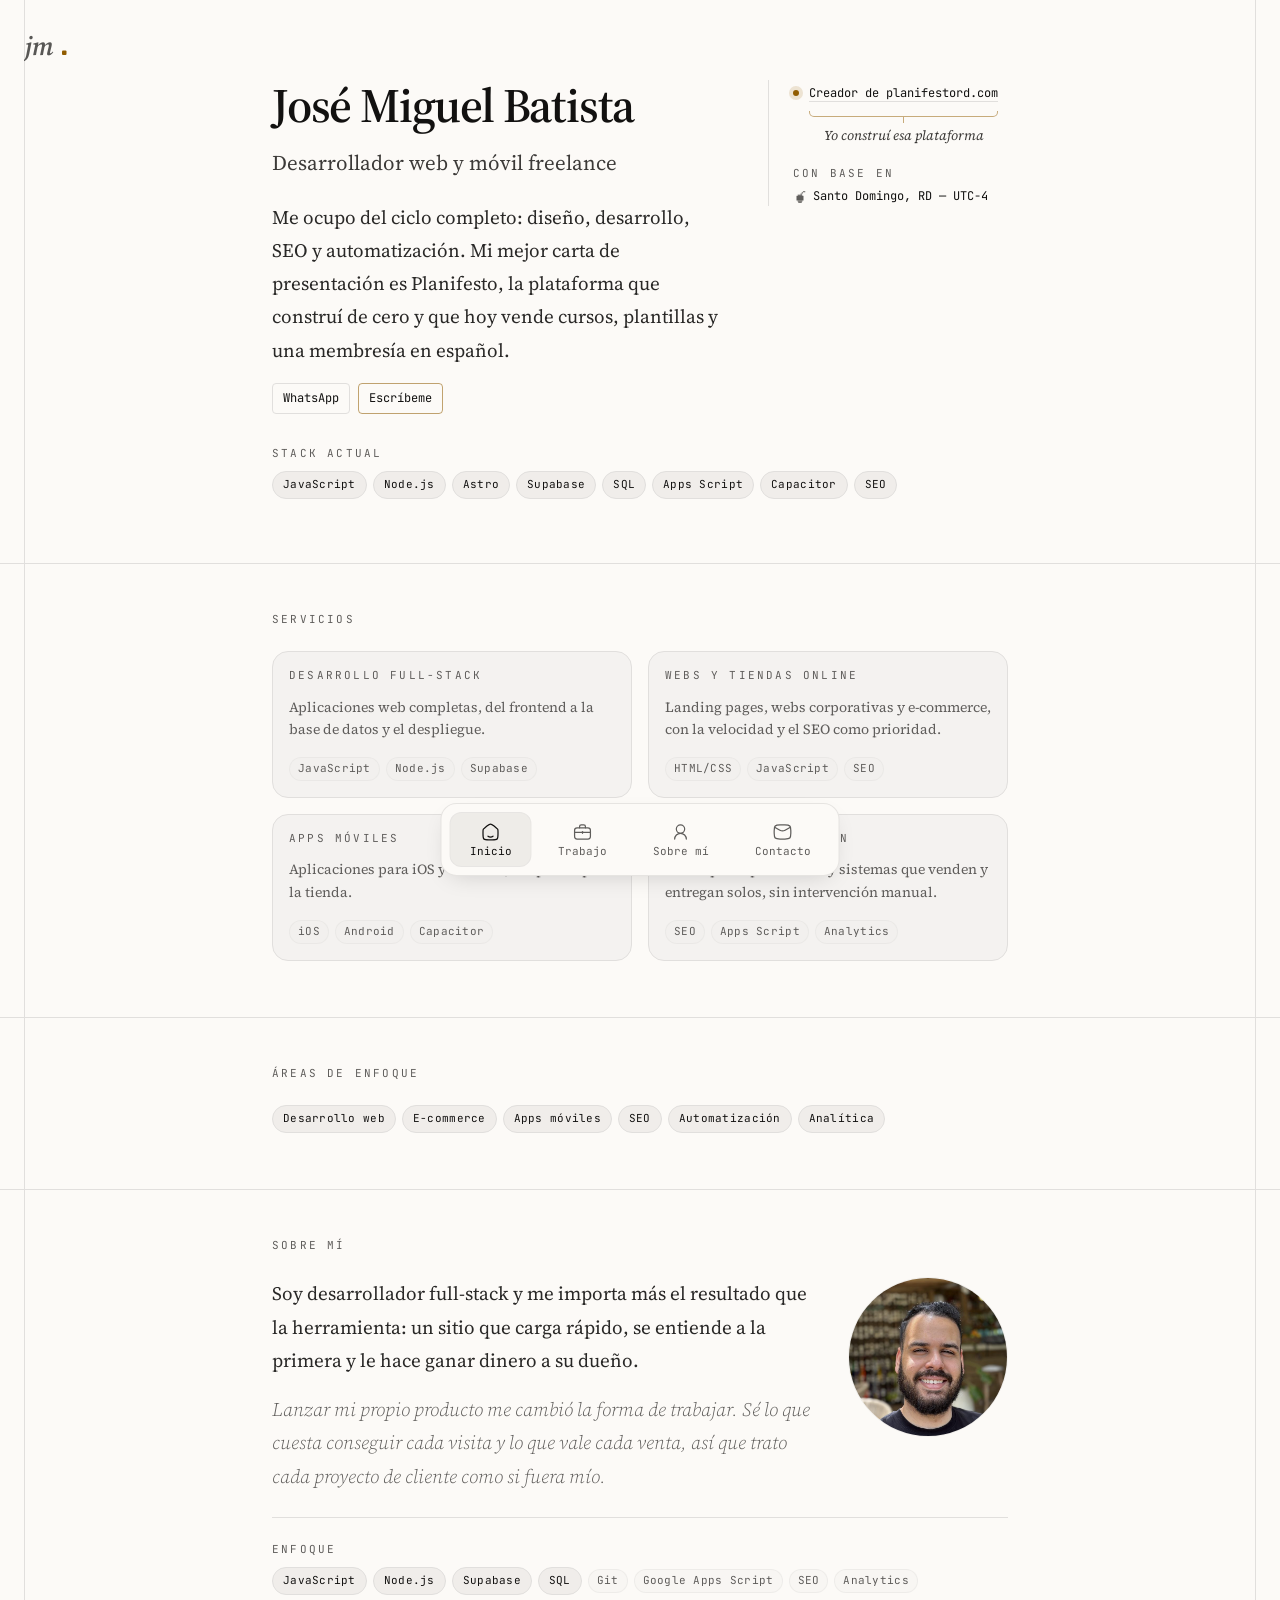
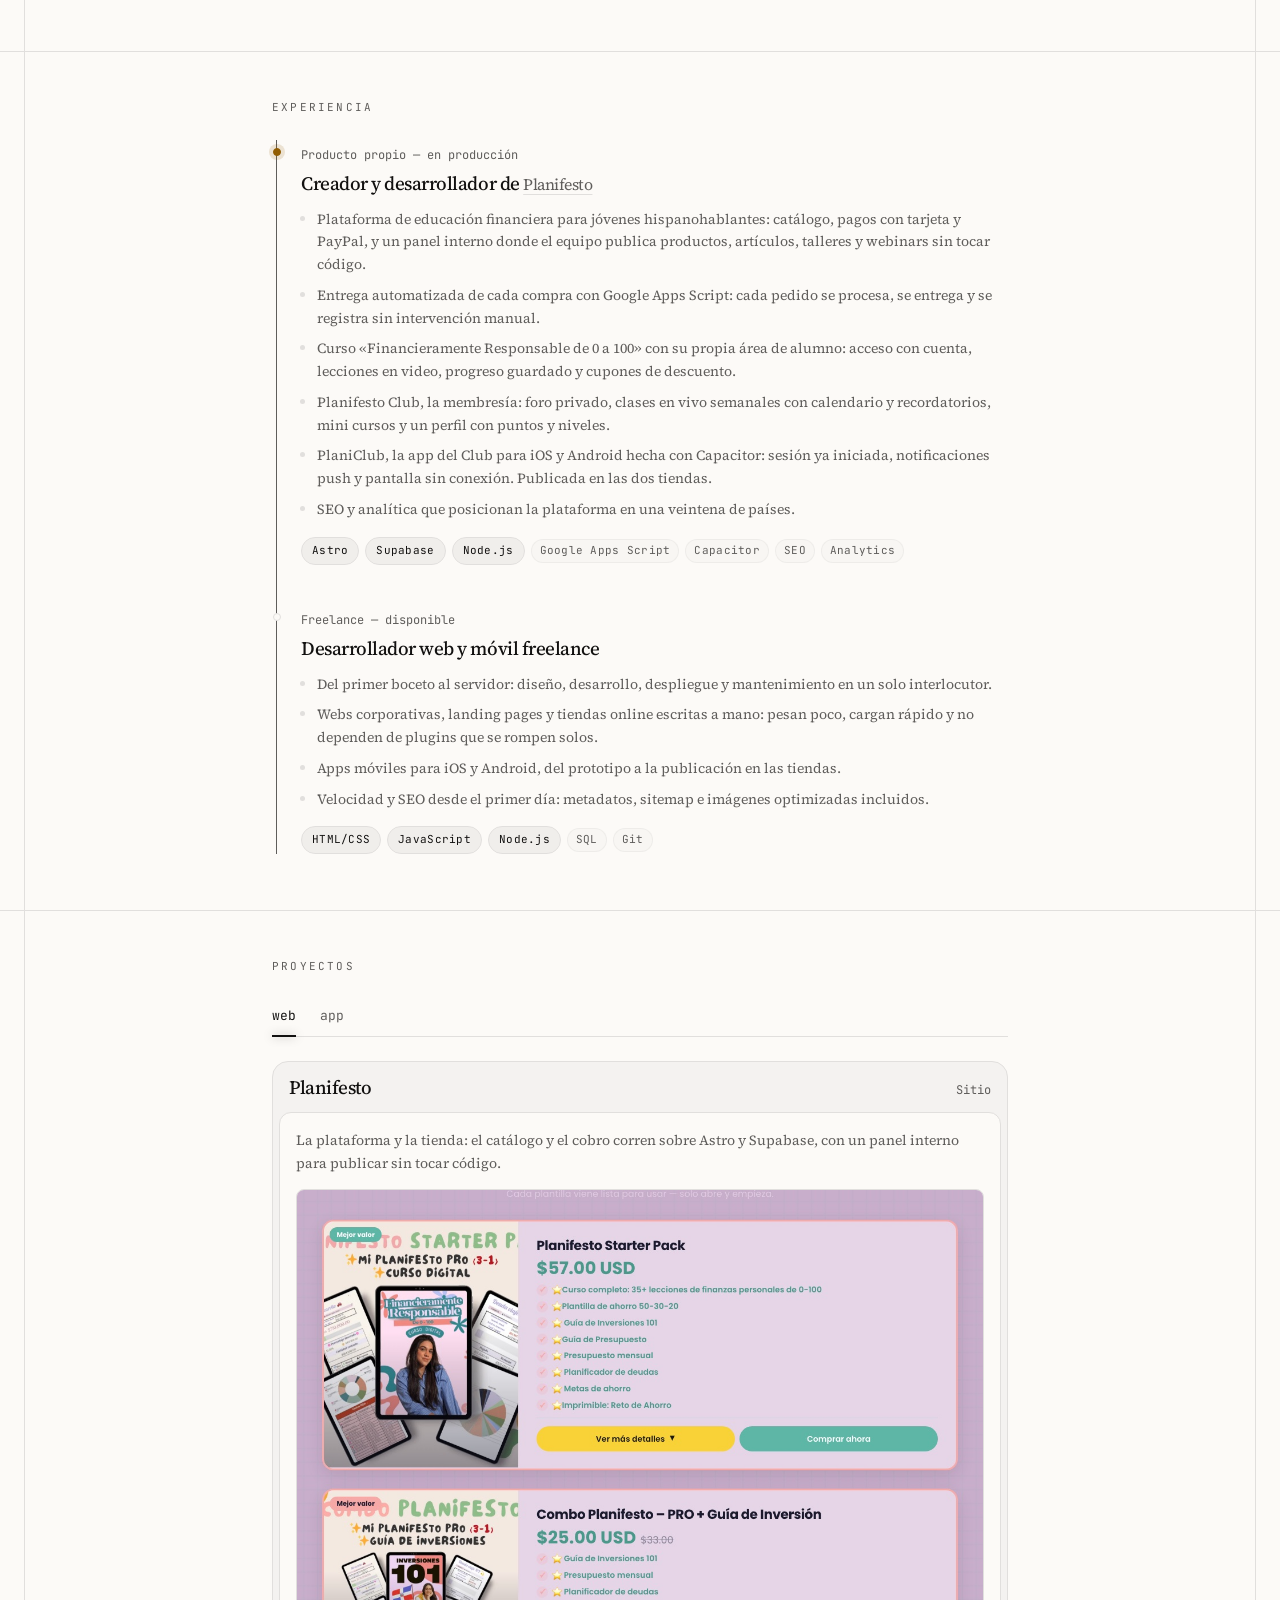
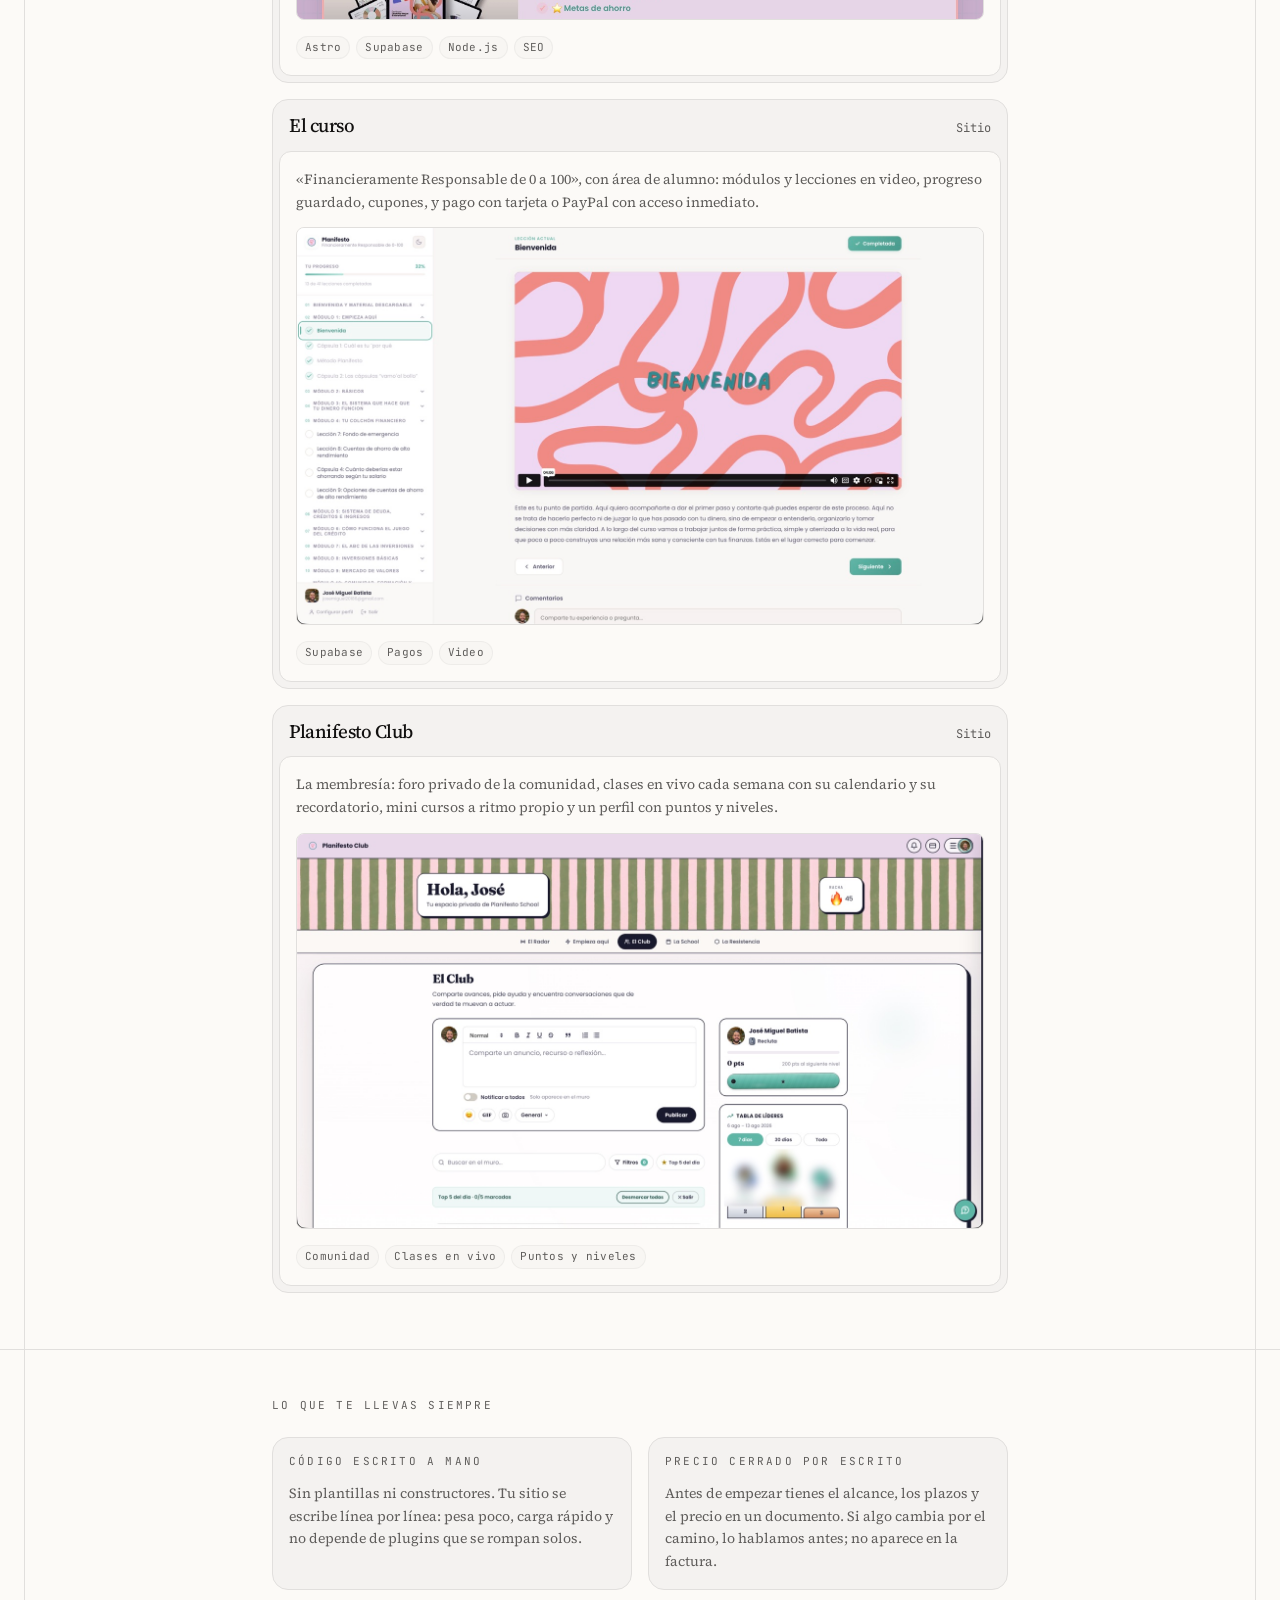
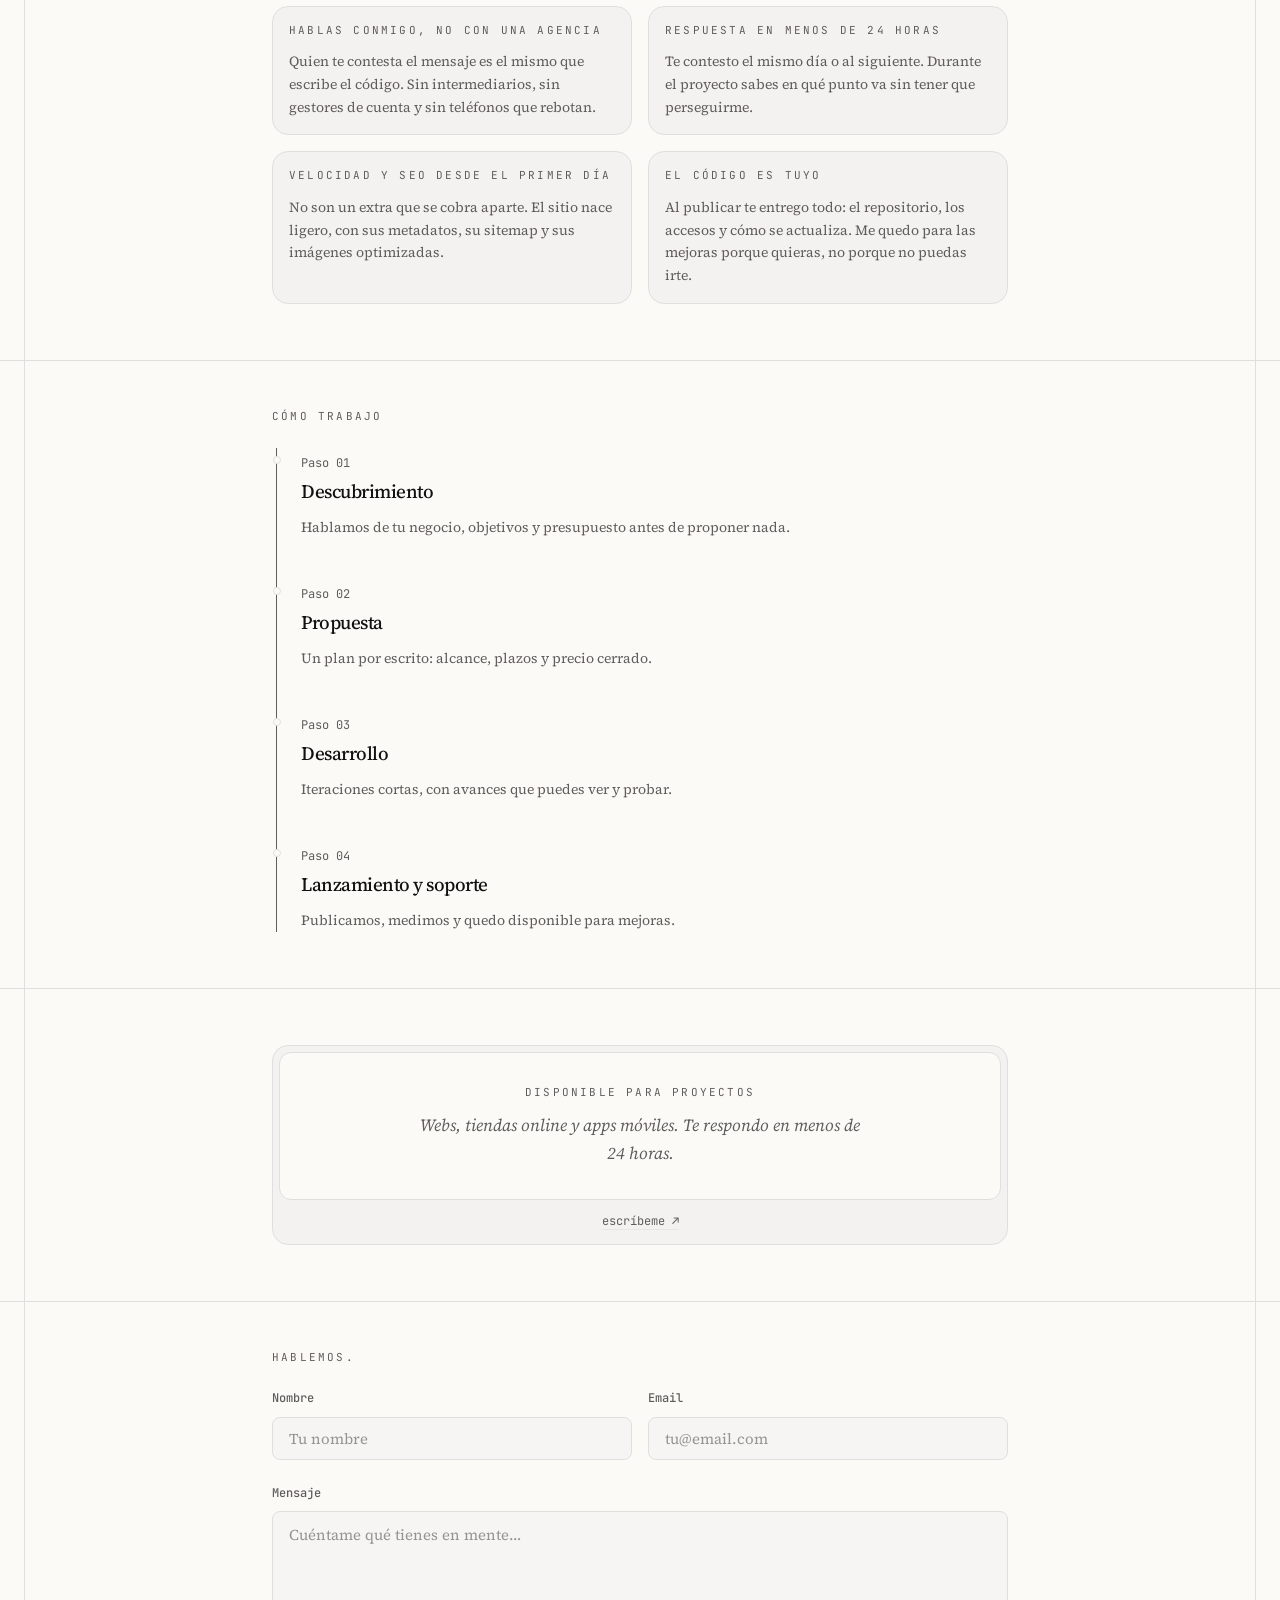
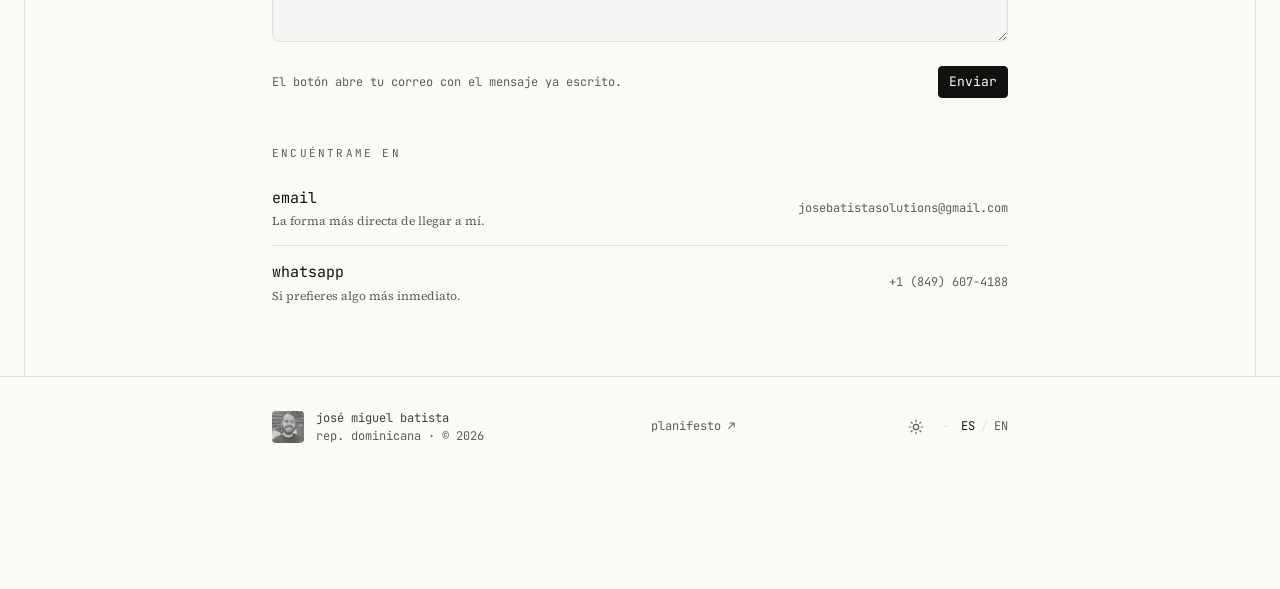
<file: index.html>
<!DOCTYPE html>
<html lang="es">
<head>
  <meta charset="UTF-8">
  <meta name="viewport" content="width=device-width, initial-scale=1.0">

  <title>Desarrollador web y móvil en República Dominicana · José Miguel Batista</title>
  <meta name="description" content="José Miguel Batista es un desarrollador full-stack freelance en República Dominicana. Creador de Planifesto: plataforma, curso, comunidad y app publicada en App Store y Google Play.">
  <meta name="author" content="José Miguel Batista">

  <link rel="canonical" href="https://josemiguelbatista.site/">

  <meta property="og:type" content="website">
  <meta property="og:url" content="https://josemiguelbatista.site/">
  <meta property="og:title" content="José Miguel Batista · Desarrollador web y móvil freelance">
  <meta property="og:description" content="Desarrollador full-stack freelance. Creador de Planifesto: plataforma, curso, comunidad y app en las dos tiendas.">
  <meta property="og:image" content="https://josemiguelbatista.site/assets/og-image.png">
  <meta property="og:image:width" content="1200">
  <meta property="og:image:height" content="630">
  <meta property="og:locale" content="es_ES">

  <meta name="twitter:card" content="summary_large_image">
  <meta name="twitter:title" content="José Miguel Batista · Desarrollador web y móvil freelance">
  <meta name="twitter:description" content="Desarrollador full-stack freelance. Creador de Planifesto: plataforma, curso, comunidad y app en las dos tiendas.">
  <meta name="twitter:image" content="https://josemiguelbatista.site/assets/og-image.png">

  <link rel="icon" href="assets/favicon.svg" type="image/svg+xml">
  <meta name="theme-color" content="#fcfaf7" media="(prefers-color-scheme: light)">
  <meta name="theme-color" content="#141414" media="(prefers-color-scheme: dark)">
  <meta name="color-scheme" content="dark light">

  <link rel="preconnect" href="https://fonts.googleapis.com">
  <link rel="preconnect" href="https://fonts.gstatic.com" crossorigin>
  <link href="https://fonts.googleapis.com/css2?family=Source+Serif+4:ital,opsz,wght@0,8..60,200..900;1,8..60,200..900&family=JetBrains+Mono:ital,wght@0,100..800;1,100..800&display=swap" rel="stylesheet">

  <link rel="stylesheet" href="css/styles.css?v=4">

  <!-- Aplica el tema guardado (o el del sistema) antes de pintar, para que no parpadee.
       La clase "sda" activa las animaciones ligadas al scroll solo si el navegador las soporta;
       sin ella, todo el contenido queda visible desde el principio. -->
  <script>
    (function () {
      try {
        var t = localStorage.getItem("theme");
        if (t === "dark" || (!t && window.matchMedia("(prefers-color-scheme: dark)").matches)) {
          document.documentElement.classList.add("dark");
        }
      } catch (e) {}
      try {
        if (window.CSS && CSS.supports && CSS.supports("animation-timeline: view()")) {
          document.documentElement.classList.add("sda");
        }
      } catch (e) {}
      document.documentElement.classList.add("js");
    })();
  </script>

  <script type="application/ld+json">
  {
    "@context": "https://schema.org",
    "@type": "Person",
    "name": "José Miguel Batista",
    "jobTitle": "Desarrollador web y móvil freelance",
    "email": "mailto:josebatistasolutions@gmail.com",
    "url": "https://josemiguelbatista.site/",
    "image": "https://josemiguelbatista.site/assets/img/foto.jpg",
    "sameAs": [
      "https://planifestord.com"
    ]
  }
  </script>

  <script src="js/i18n.js?v=6" defer></script>
  <script src="js/main.js?v=5" defer></script>
</head>
<body id="top">

  <a class="skip-link btn btn-primary" href="#contenido" data-i18n="skip">Saltar al contenido</a>

  <!-- Marca fija en la esquina -->
  <a class="corner-mark" href="#top" aria-label="Inicio" data-i18n-attr="aria-label:mark.home">
    <svg class="logo-mark" viewBox="0 0 46 30" aria-hidden="true" focusable="false">
      <text class="logo-text" x="1" y="23">jm</text>
      <rect class="logo-dot" x="38" y="18.5" width="4.5" height="4.5" rx="1"></rect>
    </svg>
  </a>

  <div class="page-frame-outer">
    <div class="page-frame">
      <main id="contenido">

        <!-- ============ HERO ============ -->
        <header class="frame-column hero scroll-blur-out">
          <div class="hero-grid">
            <div class="hero-main">
              <h1 class="type-display">José Miguel Batista</h1>
              <p class="hero-role" data-i18n="hero.role">Desarrollador web y móvil freelance</p>
              <div class="prose-reading hero-intro">
                <p data-i18n="hero.intro">Me ocupo del ciclo completo: diseño, desarrollo, SEO y automatización. Mi mejor carta de presentación es Planifesto, la plataforma que construí de cero y que hoy vende cursos, plantillas y una membresía en español.</p>
              </div>
              <div class="hero-actions">
                <a class="btn btn-outline" href="https://wa.me/18496074188" target="_blank" rel="noopener">WhatsApp</a>
                <a class="btn btn-accent" href="#contacto" data-i18n="hero.cta">Escríbeme</a>
              </div>
            </div>

            <aside class="hero-aside">
              <div class="hero-work">
                <span class="hero-work-dot" aria-hidden="true"></span>
                <div class="hero-work-body">
                  <a class="hero-work-link" href="https://planifestord.com" target="_blank" rel="noopener" data-i18n="hero.building">Creador de planifestord.com</a>
                  <div class="hero-brace-wrap" aria-hidden="true">
                    <div class="hero-brace"></div>
                    <div class="hero-brace-stem"></div>
                  </div>
                  <p class="hero-note" data-i18n="hero.note">Yo construí esa plataforma</p>
                </div>
              </div>

              <div>
                <p class="type-label muted" data-i18n="hero.based">Con base en</p>
                <p class="hero-location">
                  <svg viewBox="0 0 24 24" fill="currentColor" aria-hidden="true" focusable="false"><path d="M17 2h4v2h-4Zm-2 2h2v2h-2Zm-2 2h2v2h-2Z"></path><path d="M8 8h8v2H8Z"></path><path d="M6 10h12v8H6Z"></path><path d="M8 18h8v2H8Z"></path><path d="M9 20h6v2H9Z"></path></svg>
                  <span data-i18n="hero.location">Santo Domingo, RD — UTC−4</span>
                </p>
              </div>
            </aside>
          </div>

          <div class="hero-block">
            <p class="type-label muted" data-i18n="hero.stack">Stack actual</p>
            <div class="chip-row">
              <span class="chip">JavaScript</span>
              <span class="chip">Node.js</span>
              <span class="chip">Astro</span>
              <span class="chip">Supabase</span>
              <span class="chip">SQL</span>
              <span class="chip">Apps Script</span>
              <span class="chip">Capacitor</span>
              <span class="chip">SEO</span>
            </div>
          </div>
        </header>

        <!-- ============ SERVICIOS ============ -->
        <section id="servicios" class="section">
          <div class="rule-bleed"></div>
          <div class="frame-column section-inner">
            <h2 class="type-label muted scroll-blur-label" data-i18n="services.title">Servicios</h2>
            <div class="section-body scroll-blur-in">
              <div class="card-grid scroll-stagger">
                <div class="card card-pad">
                  <h3 class="type-label muted" data-i18n="services.s1.title">Desarrollo full-stack</h3>
                  <p class="card-text" data-i18n="services.s1.desc">Aplicaciones web completas, del frontend a la base de datos y el despliegue.</p>
                  <div class="chip-row chip-row-tight">
                    <span class="chip chip-soft">JavaScript</span>
                    <span class="chip chip-soft">Node.js</span>
                    <span class="chip chip-soft">Supabase</span>
                  </div>
                </div>
                <div class="card card-pad">
                  <h3 class="type-label muted" data-i18n="services.s2.title">Webs y tiendas online</h3>
                  <p class="card-text" data-i18n="services.s2.desc">Landing pages, webs corporativas y e-commerce, con la velocidad y el SEO como prioridad.</p>
                  <div class="chip-row chip-row-tight">
                    <span class="chip chip-soft">HTML/CSS</span>
                    <span class="chip chip-soft">JavaScript</span>
                    <span class="chip chip-soft">SEO</span>
                  </div>
                </div>
                <div class="card card-pad">
                  <h3 class="type-label muted" data-i18n="services.s3.title">Apps móviles</h3>
                  <p class="card-text" data-i18n="services.s3.desc">Aplicaciones para iOS y Android, del prototipo a la tienda.</p>
                  <div class="chip-row chip-row-tight">
                    <span class="chip chip-soft">iOS</span>
                    <span class="chip chip-soft">Android</span>
                    <span class="chip chip-soft">Capacitor</span>
                  </div>
                </div>
                <div class="card card-pad">
                  <h3 class="type-label muted" data-i18n="services.s4.title">SEO y automatización</h3>
                  <p class="card-text" data-i18n="services.s4.desc">Sitios que se posicionan y sistemas que venden y entregan solos, sin intervención manual.</p>
                  <div class="chip-row chip-row-tight">
                    <span class="chip chip-soft">SEO</span>
                    <span class="chip chip-soft">Apps Script</span>
                    <span class="chip chip-soft">Analytics</span>
                  </div>
                </div>
              </div>
            </div>
          </div>
        </section>

        <!-- ============ ÁREAS DE ENFOQUE ============ -->
        <section id="enfoque" class="section">
          <div class="rule-bleed"></div>
          <div class="frame-column section-inner">
            <h2 class="type-label muted scroll-blur-label" data-i18n="focus.title">Áreas de enfoque</h2>
            <div class="section-body scroll-blur-in">
              <div class="chip-row">
                <span class="chip" data-i18n="focus.f1">Desarrollo web</span>
                <span class="chip" data-i18n="focus.f2">E-commerce</span>
                <span class="chip" data-i18n="focus.f3">Apps móviles</span>
                <span class="chip" data-i18n="focus.f4">SEO</span>
                <span class="chip" data-i18n="focus.f5">Automatización</span>
                <span class="chip" data-i18n="focus.f6">Analítica</span>
              </div>
            </div>
          </div>
        </section>

        <!-- ============ SOBRE MÍ ============ -->
        <section id="sobre-mi" class="section">
          <div class="rule-bleed"></div>
          <div class="frame-column section-inner">
            <h2 class="type-label muted scroll-blur-label" data-i18n="about.title">Sobre mí</h2>
            <div class="section-body scroll-blur-in">
              <div class="about-flow">
                <div class="about-photo">
                  <img src="assets/img/foto.jpg" width="600" height="750" loading="lazy" alt="Retrato de José Miguel Batista" data-i18n-attr="alt:about.imgAlt">
                </div>
                <div class="prose-reading">
                  <p data-i18n="about.p1">Soy desarrollador full-stack y me importa más el resultado que la herramienta: un sitio que carga rápido, se entiende a la primera y le hace ganar dinero a su dueño.</p>
                  <p class="about-aside" data-i18n="about.p2">Lanzar mi propio producto me cambió la forma de trabajar. Sé lo que cuesta conseguir cada visita y lo que vale cada venta, así que trato cada proyecto de cliente como si fuera mío.</p>
                </div>
                <div class="about-focus">
                  <p class="type-label muted" data-i18n="about.focusLabel">Enfoque</p>
                  <div class="chip-row">
                    <span class="chip">JavaScript</span>
                    <span class="chip">Node.js</span>
                    <span class="chip">Supabase</span>
                    <span class="chip">SQL</span>
                    <span class="chip chip-soft">Git</span>
                    <span class="chip chip-soft">Google Apps Script</span>
                    <span class="chip chip-soft">SEO</span>
                    <span class="chip chip-soft">Analytics</span>
                  </div>
                </div>
              </div>
            </div>
          </div>
        </section>

        <!-- ============ EXPERIENCIA ============ -->
        <section id="experiencia" class="section">
          <div class="rule-bleed"></div>
          <div class="frame-column section-inner">
            <h2 class="type-label muted scroll-blur-label" data-i18n="exp.title">Experiencia</h2>
            <div class="section-body scroll-blur-in">
              <ol class="timeline timeline-spine">
                <li class="tl-item">
                  <span class="tl-dot tl-dot-current" aria-hidden="true"></span>
                  <span class="type-meta muted" data-i18n="exp.e1.meta">Producto propio — en producción</span>
                  <h3 class="type-item-title tl-title"><span data-i18n="exp.e1.role">Creador y desarrollador de</span> <span class="tl-org"><a href="https://planifestord.com" target="_blank" rel="noopener">Planifesto</a></span></h3>
                  <ul class="tl-bullets">
                    <li data-i18n="exp.e1.b1">Plataforma de educación financiera para jóvenes hispanohablantes: catálogo, pagos con tarjeta y PayPal, y un panel interno donde el equipo publica productos, artículos, talleres y webinars sin tocar código.</li>
                    <li data-i18n="exp.e1.b2">Entrega automatizada de cada compra con Google Apps Script: cada pedido se procesa, se entrega y se registra sin intervención manual.</li>
                    <li data-i18n="exp.e1.b3">Curso «Financieramente Responsable de 0 a 100» con su propia área de alumno: acceso con cuenta, lecciones en video, progreso guardado y cupones de descuento.</li>
                    <li data-i18n="exp.e1.b4">Planifesto Club, la membresía: foro privado, clases en vivo semanales con calendario y recordatorios, mini cursos y un perfil con puntos y niveles.</li>
                    <li data-i18n="exp.e1.b5">PlaniClub, la app del Club para iOS y Android hecha con Capacitor: sesión ya iniciada, notificaciones push y pantalla sin conexión. Publicada en las dos tiendas.</li>
                    <li data-i18n="exp.e1.b6">SEO y analítica que posicionan la plataforma en una veintena de países.</li>
                  </ul>
                  <div class="chip-row chip-row-tight">
                    <span class="chip">Astro</span>
                    <span class="chip">Supabase</span>
                    <span class="chip">Node.js</span>
                    <span class="chip chip-soft">Google Apps Script</span>
                    <span class="chip chip-soft">Capacitor</span>
                    <span class="chip chip-soft">SEO</span>
                    <span class="chip chip-soft">Analytics</span>
                  </div>
                </li>
                <li class="tl-item">
                  <span class="tl-dot" aria-hidden="true"></span>
                  <span class="type-meta muted" data-i18n="exp.e2.meta">Freelance — disponible</span>
                  <h3 class="type-item-title tl-title" data-i18n="exp.e2.role">Desarrollador web y móvil freelance</h3>
                  <ul class="tl-bullets">
                    <li data-i18n="exp.e2.b1">Del primer boceto al servidor: diseño, desarrollo, despliegue y mantenimiento en un solo interlocutor.</li>
                    <li data-i18n="exp.e2.b2">Webs corporativas, landing pages y tiendas online escritas a mano: pesan poco, cargan rápido y no dependen de plugins que se rompen solos.</li>
                    <li data-i18n="exp.e2.b3">Apps móviles para iOS y Android, del prototipo a la publicación en las tiendas.</li>
                    <li data-i18n="exp.e2.b4">Velocidad y SEO desde el primer día: metadatos, sitemap e imágenes optimizadas incluidos.</li>
                  </ul>
                  <div class="chip-row chip-row-tight">
                    <span class="chip">HTML/CSS</span>
                    <span class="chip">JavaScript</span>
                    <span class="chip">Node.js</span>
                    <span class="chip chip-soft">SQL</span>
                    <span class="chip chip-soft">Git</span>
                  </div>
                </li>
              </ol>
            </div>
          </div>
        </section>

        <!-- ============ PROYECTOS ============ -->
        <section id="proyectos" class="section">
          <div class="rule-bleed"></div>
          <div class="frame-column section-inner">
            <h2 class="type-label muted scroll-blur-label" data-i18n="projects.title">Proyectos</h2>
            <div class="section-body scroll-blur-in">
              <div class="tabs" role="tablist" aria-label="Categorías de proyectos" data-i18n-attr="aria-label:projects.tabsLabel">
                <button class="tab is-active" type="button" role="tab" aria-selected="true" aria-controls="panel-web" id="tab-web">web</button>
                <button class="tab" type="button" role="tab" aria-selected="false" aria-controls="panel-app" id="tab-app">app</button>
              </div>

              <div class="tab-panel" id="panel-web" role="tabpanel" aria-labelledby="tab-web">
                <div class="project-list">
                  <div class="card">
                    <div class="card-head">
                      <h3 class="type-item-title"><a class="project-name" href="https://planifestord.com" target="_blank" rel="noopener">Planifesto</a></h3>
                      <div class="card-links">
                        <a href="https://planifestord.com" target="_blank" rel="noopener" data-i18n="projects.linkWebsite">Sitio</a>
                      </div>
                    </div>
                    <div class="card-panel">
                      <p class="card-text" data-i18n="projects.p1.desc">La plataforma y la tienda: el catálogo y el cobro corren sobre Astro y Supabase, con un panel interno para publicar sin tocar código.</p>
                      <figure class="card-shot">
                        <img src="assets/img/planifesto-productos.jpg" width="1200" height="750" loading="lazy" alt="La tienda de Planifesto en pantalla de escritorio" data-i18n-attr="alt:projects.p1.imgAlt">
                      </figure>
                      <div class="chip-row chip-row-tight">
                        <span class="chip chip-soft">Astro</span>
                        <span class="chip chip-soft">Supabase</span>
                        <span class="chip chip-soft">Node.js</span>
                        <span class="chip chip-soft">SEO</span>
                      </div>
                    </div>
                  </div>

                  <div class="card">
                    <div class="card-head">
                      <h3 class="type-item-title"><a class="project-name" href="https://planifestord.com/curso" target="_blank" rel="noopener" data-i18n="projects.p2.name">El curso</a></h3>
                      <div class="card-links">
                        <a href="https://planifestord.com/curso" target="_blank" rel="noopener" data-i18n="projects.linkWebsite">Sitio</a>
                      </div>
                    </div>
                    <div class="card-panel">
                      <p class="card-text" data-i18n="projects.p2.desc">«Financieramente Responsable de 0 a 100», con área de alumno: módulos y lecciones en video, progreso guardado, cupones, y pago con tarjeta o PayPal con acceso inmediato.</p>
                      <figure class="card-shot">
                        <img src="assets/img/planifesto-aula.jpg" width="1400" height="807" loading="lazy" alt="Área de alumno del curso: módulos, progreso y lección en video" data-i18n-attr="alt:projects.p2.imgAlt">
                      </figure>
                      <div class="chip-row chip-row-tight">
                        <span class="chip chip-soft">Supabase</span>
                        <span class="chip chip-soft" data-i18n="projects.chipPayments">Pagos</span>
                        <span class="chip chip-soft">Video</span>
                      </div>
                    </div>
                  </div>

                  <div class="card">
                    <div class="card-head">
                      <h3 class="type-item-title"><a class="project-name" href="https://planifestord.com/comunidad" target="_blank" rel="noopener">Planifesto Club</a></h3>
                      <div class="card-links">
                        <a href="https://planifestord.com/comunidad" target="_blank" rel="noopener" data-i18n="projects.linkWebsite">Sitio</a>
                      </div>
                    </div>
                    <div class="card-panel">
                      <p class="card-text" data-i18n="projects.p3.desc">La membresía: foro privado de la comunidad, clases en vivo cada semana con su calendario y su recordatorio, mini cursos a ritmo propio y un perfil con puntos y niveles.</p>
                      <figure class="card-shot">
                        <img src="assets/img/planifesto-muro.jpg" width="1400" height="805" loading="lazy" alt="Muro de la comunidad del Club: editor de publicaciones y tabla de líderes" data-i18n-attr="alt:projects.p3.imgAlt">
                      </figure>
                      <div class="chip-row chip-row-tight">
                        <span class="chip chip-soft" data-i18n="projects.chipCommunity">Comunidad</span>
                        <span class="chip chip-soft" data-i18n="projects.chipLive">Clases en vivo</span>
                        <span class="chip chip-soft" data-i18n="projects.chipGamification">Puntos y niveles</span>
                      </div>
                    </div>
                  </div>
                </div>
              </div>

              <div class="tab-panel" id="panel-app" role="tabpanel" aria-labelledby="tab-app" hidden>
                <div class="project-list">
                  <div class="card">
                    <div class="card-head">
                      <h3 class="type-item-title"><a class="project-name" href="https://apps.apple.com/app/planiclub/id6791017646" target="_blank" rel="noopener">PlaniClub</a></h3>
                      <div class="card-links">
                        <a href="https://apps.apple.com/app/planiclub/id6791017646" target="_blank" rel="noopener">App Store</a>
                        <a href="https://play.google.com/store/apps/details?id=com.planifestord.app" target="_blank" rel="noopener">Google Play</a>
                      </div>
                    </div>
                    <div class="card-panel">
                      <p class="card-text" data-i18n="projects.p4.desc">La app del Club para iOS y Android, hecha con Capacitor sobre la misma plataforma: abre el área de miembros con la sesión ya iniciada, con notificaciones push, arranque nativo y pantalla sin conexión. Publicada en las dos tiendas.</p>
                      <div class="app-shots">
                        <figure class="app-shot">
                          <img src="assets/img/planiclub-app-1.jpg" width="540" height="1174" loading="lazy" alt="Pantalla de planificación mensual de PlaniClub" data-i18n-attr="alt:projects.p4.img1Alt">
                          <figcaption data-i18n="projects.p4.cap1">Presupuesto del mes</figcaption>
                        </figure>
                        <figure class="app-shot">
                          <img src="assets/img/planiclub-app-2.jpg" width="540" height="1174" loading="lazy" alt="Foro de la comunidad en PlaniClub" data-i18n-attr="alt:projects.p4.img2Alt">
                          <figcaption data-i18n="projects.p4.cap2">Comunidad</figcaption>
                        </figure>
                        <figure class="app-shot">
                          <img src="assets/img/planiclub-app-3.jpg" width="540" height="1174" loading="lazy" alt="Próxima clase en vivo con cuenta atrás en PlaniClub" data-i18n-attr="alt:projects.p4.img3Alt">
                          <figcaption data-i18n="projects.p4.cap3">Clases en vivo</figcaption>
                        </figure>
                      </div>
                      <div class="chip-row chip-row-tight">
                        <span class="chip chip-soft">Capacitor</span>
                        <span class="chip chip-soft">iOS</span>
                        <span class="chip chip-soft">Android</span>
                        <span class="chip chip-soft">Push</span>
                      </div>
                    </div>
                  </div>
                </div>
              </div>
            </div>
          </div>
        </section>

        <!-- ============ COMPROMISOS ============ -->
        <section id="compromisos" class="section">
          <div class="rule-bleed"></div>
          <div class="frame-column section-inner">
            <h2 class="type-label muted scroll-blur-label" data-i18n="promises.title">Lo que te llevas siempre</h2>
            <div class="section-body scroll-blur-in">
              <div class="card-grid scroll-stagger">
                <div class="card card-pad">
                  <h3 class="type-label muted" data-i18n="promises.p1.t">Código escrito a mano</h3>
                  <p class="card-text" data-i18n="promises.p1.d">Sin plantillas ni constructores. Tu sitio se escribe línea por línea: pesa poco, carga rápido y no depende de plugins que se rompan solos.</p>
                </div>
                <div class="card card-pad">
                  <h3 class="type-label muted" data-i18n="promises.p2.t">Precio cerrado por escrito</h3>
                  <p class="card-text" data-i18n="promises.p2.d">Antes de empezar tienes el alcance, los plazos y el precio en un documento. Si algo cambia por el camino, lo hablamos antes; no aparece en la factura.</p>
                </div>
                <div class="card card-pad">
                  <h3 class="type-label muted" data-i18n="promises.p3.t">Hablas conmigo, no con una agencia</h3>
                  <p class="card-text" data-i18n="promises.p3.d">Quien te contesta el mensaje es el mismo que escribe el código. Sin intermediarios, sin gestores de cuenta y sin teléfonos que rebotan.</p>
                </div>
                <div class="card card-pad">
                  <h3 class="type-label muted" data-i18n="promises.p4.t">Respuesta en menos de 24 horas</h3>
                  <p class="card-text" data-i18n="promises.p4.d">Te contesto el mismo día o al siguiente. Durante el proyecto sabes en qué punto va sin tener que perseguirme.</p>
                </div>
                <div class="card card-pad">
                  <h3 class="type-label muted" data-i18n="promises.p5.t">Velocidad y SEO desde el primer día</h3>
                  <p class="card-text" data-i18n="promises.p5.d">No son un extra que se cobra aparte. El sitio nace ligero, con sus metadatos, su sitemap y sus imágenes optimizadas.</p>
                </div>
                <div class="card card-pad">
                  <h3 class="type-label muted" data-i18n="promises.p6.t">El código es tuyo</h3>
                  <p class="card-text" data-i18n="promises.p6.d">Al publicar te entrego todo: el repositorio, los accesos y cómo se actualiza. Me quedo para las mejoras porque quieras, no porque no puedas irte.</p>
                </div>
              </div>
            </div>
          </div>
        </section>

        <!-- ============ PROCESO ============ -->
        <section id="proceso" class="section">
          <div class="rule-bleed"></div>
          <div class="frame-column section-inner">
            <h2 class="type-label muted scroll-blur-label" data-i18n="process.title">Cómo trabajo</h2>
            <div class="section-body scroll-blur-in">
              <ol class="timeline timeline-spine">
                <li class="tl-item">
                  <span class="tl-dot" aria-hidden="true"></span>
                  <span class="type-meta muted" data-i18n="process.s1.meta">Paso 01</span>
                  <h3 class="type-item-title tl-title" data-i18n="process.s1.title">Descubrimiento</h3>
                  <p class="tl-text" data-i18n="process.s1.desc">Hablamos de tu negocio, objetivos y presupuesto antes de proponer nada.</p>
                </li>
                <li class="tl-item">
                  <span class="tl-dot" aria-hidden="true"></span>
                  <span class="type-meta muted" data-i18n="process.s2.meta">Paso 02</span>
                  <h3 class="type-item-title tl-title" data-i18n="process.s2.title">Propuesta</h3>
                  <p class="tl-text" data-i18n="process.s2.desc">Un plan por escrito: alcance, plazos y precio cerrado.</p>
                </li>
                <li class="tl-item">
                  <span class="tl-dot" aria-hidden="true"></span>
                  <span class="type-meta muted" data-i18n="process.s3.meta">Paso 03</span>
                  <h3 class="type-item-title tl-title" data-i18n="process.s3.title">Desarrollo</h3>
                  <p class="tl-text" data-i18n="process.s3.desc">Iteraciones cortas, con avances que puedes ver y probar.</p>
                </li>
                <li class="tl-item">
                  <span class="tl-dot" aria-hidden="true"></span>
                  <span class="type-meta muted" data-i18n="process.s4.meta">Paso 04</span>
                  <h3 class="type-item-title tl-title" data-i18n="process.s4.title">Lanzamiento y soporte</h3>
                  <p class="tl-text" data-i18n="process.s4.desc">Publicamos, medimos y quedo disponible para mejoras.</p>
                </li>
              </ol>
            </div>
          </div>
        </section>

        <!-- ============ DISPONIBILIDAD ============ -->
        <section id="disponibilidad" class="section">
          <div class="rule-bleed"></div>
          <div class="frame-column section-inner">
            <div class="card notice-card scroll-blur-in">
              <div class="card-panel notice-panel">
                <h2 class="type-label muted" data-i18n="avail.title">Disponible para proyectos</h2>
                <p class="notice-text" data-i18n="avail.text">Webs, tiendas online y apps móviles. Te respondo en menos de 24 horas.</p>
              </div>
              <div class="card-head notice-foot">
                <a class="meta-link" href="mailto:josebatistasolutions@gmail.com?subject=Tengo%20un%20proyecto%20en%20mente" data-i18n-attr="href:avail.mailto"><span data-i18n="avail.cta">escríbeme</span> ↗</a>
              </div>
            </div>
          </div>
        </section>

        <!-- ============ CONTACTO ============ -->
        <section id="contacto" class="section">
          <div class="rule-bleed"></div>
          <div class="frame-column section-inner">
            <h2 class="type-label muted scroll-blur-label" data-i18n="contact.title">Hablemos.</h2>
            <div class="section-body scroll-blur-in">
              <form class="contact-form" id="contact-form" novalidate>
                <div class="form-grid">
                  <div class="form-field">
                    <label for="cf-name" data-i18n="contact.name">Nombre</label>
                    <input id="cf-name" name="name" type="text" autocomplete="name" required data-i18n-attr="placeholder:contact.namePh" placeholder="Tu nombre">
                  </div>
                  <div class="form-field">
                    <label for="cf-email" data-i18n="contact.email">Email</label>
                    <input id="cf-email" name="email" type="email" autocomplete="email" required data-i18n-attr="placeholder:contact.emailPh" placeholder="tu@email.com">
                  </div>
                </div>
                <div class="form-field">
                  <label for="cf-message" data-i18n="contact.message">Mensaje</label>
                  <textarea id="cf-message" name="message" rows="5" required data-i18n-attr="placeholder:contact.messagePh" placeholder="Cuéntame qué tienes en mente…"></textarea>
                </div>
                <div class="form-foot">
                  <p class="type-meta muted" data-i18n="contact.hint">El botón abre tu correo con el mensaje ya escrito.</p>
                  <button class="btn btn-primary" type="submit" data-i18n="contact.send">Enviar</button>
                </div>
              </form>

              <div class="find-me">
                <h3 class="type-label muted" data-i18n="contact.findMe">Encuéntrame en</h3>
                <div class="contact-list">
                  <a class="contact-row" href="mailto:josebatistasolutions@gmail.com">
                    <span class="contact-row-main">
                      <span class="contact-row-name">Email</span>
                      <span class="contact-row-desc" data-i18n="contact.emailDesc">La forma más directa de llegar a mí.</span>
                    </span>
                    <span class="contact-row-value">josebatistasolutions@gmail.com</span>
                  </a>
                  <a class="contact-row" href="https://wa.me/18496074188" target="_blank" rel="noopener">
                    <span class="contact-row-main">
                      <span class="contact-row-name">WhatsApp</span>
                      <span class="contact-row-desc" data-i18n="contact.waDesc">Si prefieres algo más inmediato.</span>
                    </span>
                    <span class="contact-row-value">+1 (849) 607-4188</span>
                  </a>
                </div>
              </div>
            </div>
          </div>
        </section>

      </main>
    </div>
  </div>

  <!-- ============ FOOTER ============ -->
  <footer class="site-footer">
    <div class="page-frame-outer">
      <div class="page-frame-flush">
        <div class="frame-column footer-inner">
          <div class="footer-id">
            <img class="footer-photo" src="assets/img/foto.jpg" width="96" height="96" loading="lazy" alt="" aria-hidden="true">
            <div>
              <p class="footer-name">josé miguel batista</p>
              <p><span data-i18n="footer.location">rep. dominicana</span> · © <span id="year">2026</span></p>
            </div>
          </div>
          <div class="footer-links">
            <a href="https://planifestord.com" target="_blank" rel="noopener">planifesto ↗</a>
          </div>
          <div class="footer-controls">
            <button class="theme-toggle" id="theme-toggle" type="button" aria-label="Cambiar tema" data-i18n-attr="aria-label:footer.themeLabel">
              <svg class="icon-sun" viewBox="0 0 24 24" fill="none" stroke="currentColor" stroke-width="1.8" stroke-linecap="round" stroke-linejoin="round" aria-hidden="true" focusable="false"><circle cx="12" cy="12" r="4"></circle><path d="M12 2v2M12 20v2M4.93 4.93l1.41 1.41M17.66 17.66l1.41 1.41M2 12h2M20 12h2M4.93 19.07l1.41-1.41M17.66 6.34l1.41-1.41"></path></svg>
              <svg class="icon-moon" viewBox="0 0 24 24" fill="none" stroke="currentColor" stroke-width="1.8" stroke-linecap="round" stroke-linejoin="round" aria-hidden="true" focusable="false"><path d="M21 12.79A9 9 0 1 1 11.21 3 7 7 0 0 0 21 12.79z"></path></svg>
            </button>
            <span class="footer-sep" aria-hidden="true">·</span>
            <div class="lang-toggle" role="group" aria-label="Idioma / Language">
              <button class="lang-btn" type="button" data-lang="es" aria-pressed="true" lang="es">ES</button>
              <span class="footer-slash" aria-hidden="true">/</span>
              <button class="lang-btn" type="button" data-lang="en" aria-pressed="false" lang="en">EN</button>
            </div>
          </div>
        </div>
      </div>
    </div>
  </footer>

  <!-- ============ DOCK DE NAVEGACIÓN ============ -->
  <nav class="dock" aria-label="Navegación principal" data-i18n-attr="aria-label:dock.label">
    <div class="dock-inner">
      <a class="dock-item" href="#top" data-section="top">
        <span class="dock-pill" aria-hidden="true"></span>
        <span class="dock-icon" aria-hidden="true">
          <svg viewBox="0 0 24 24" fill="none" stroke="currentColor" stroke-width="1.5" stroke-linecap="round" stroke-linejoin="round" focusable="false"><path d="M3 11.9896V14.5C3 17.7998 3 19.4497 4.02513 20.4749C5.05025 21.5 6.70017 21.5 10 21.5H14C17.2998 21.5 18.9497 21.5 19.9749 20.4749C21 19.4497 21 17.7998 21 14.5V11.9896C21 10.3083 21 9.46773 20.6441 8.74005C20.2882 8.01237 19.6247 7.49628 18.2976 6.46411L16.2976 4.90855C14.2331 3.30285 13.2009 2.5 12 2.5C10.7991 2.5 9.76689 3.30285 7.70242 4.90855L5.70241 6.46411C4.37533 7.49628 3.71179 8.01237 3.3559 8.74005C3 9.46773 3 10.3083 3 11.9896Z"></path><path d="M15.0002 17C14.2007 17.6224 13.1504 18 12.0002 18C10.8499 18 9.79971 17.6224 9.00018 17"></path></svg>
        </span>
        <span class="dock-text" data-i18n="dock.home">Inicio</span>
      </a>
      <a class="dock-item" href="#proyectos" data-section="proyectos">
        <span class="dock-pill" aria-hidden="true"></span>
        <span class="dock-icon" aria-hidden="true">
          <svg viewBox="0 0 24 24" fill="none" stroke="currentColor" stroke-width="1.5" stroke-linecap="round" stroke-linejoin="round" focusable="false"><path d="M8.5 7V5.5C8.5 4.39543 9.39543 3.5 10.5 3.5H13.5C14.6046 3.5 15.5 4.39543 15.5 5.5V7"></path><rect x="2.5" y="7" width="19" height="13.5" rx="3"></rect><path d="M2.5 12.5H21.5"></path><path d="M12 11.5V13.5"></path></svg>
        </span>
        <span class="dock-text" data-i18n="dock.work">Trabajo</span>
      </a>
      <a class="dock-item" href="#sobre-mi" data-section="sobre-mi">
        <span class="dock-pill" aria-hidden="true"></span>
        <span class="dock-icon" aria-hidden="true">
          <svg viewBox="0 0 24 24" fill="none" stroke="currentColor" stroke-width="1.5" stroke-linecap="round" stroke-linejoin="round" focusable="false"><path d="M17 8.5C17 5.73858 14.7614 3.5 12 3.5C9.23858 3.5 7 5.73858 7 8.5C7 11.2614 9.23858 13.5 12 13.5C14.7614 13.5 17 11.2614 17 8.5Z"></path><path d="M19 20.5C19 16.634 15.866 13.5 12 13.5C8.13401 13.5 5 16.634 5 20.5"></path></svg>
        </span>
        <span class="dock-text" data-i18n="dock.about">Sobre mí</span>
      </a>
      <a class="dock-item" href="#contacto" data-section="contacto">
        <span class="dock-pill" aria-hidden="true"></span>
        <span class="dock-icon" aria-hidden="true">
          <svg viewBox="0 0 24 24" fill="none" stroke="currentColor" stroke-width="1.5" stroke-linejoin="round" focusable="false"><path d="M2 6L8.91302 9.91697C11.4616 11.361 12.5384 11.361 15.087 9.91697L22 6"></path><path d="M2.01577 13.4756C2.08114 16.5412 2.11383 18.0739 3.24496 19.2094C4.37608 20.3448 5.95033 20.3843 9.09883 20.4634C11.0393 20.5122 12.9607 20.5122 14.9012 20.4634C18.0497 20.3843 19.6239 20.3448 20.7551 19.2094C21.8862 18.0739 21.9189 16.5412 21.9842 13.4756C22.0053 12.4899 22.0053 11.5101 21.9842 10.5244C21.9189 7.45886 21.8862 5.92609 20.7551 4.79066C19.6239 3.65523 18.0497 3.61568 14.9012 3.53657C12.9607 3.48781 11.0393 3.48781 9.09882 3.53656C5.95033 3.61566 4.37608 3.65521 3.24495 4.79065C2.11382 5.92608 2.08114 7.45885 2.01576 10.5244C1.99474 11.5101 1.99475 12.4899 2.01577 13.4756Z"></path></svg>
        </span>
        <span class="dock-text" data-i18n="dock.contact">Contacto</span>
      </a>
    </div>
  </nav>

</body>
</html>
</file>
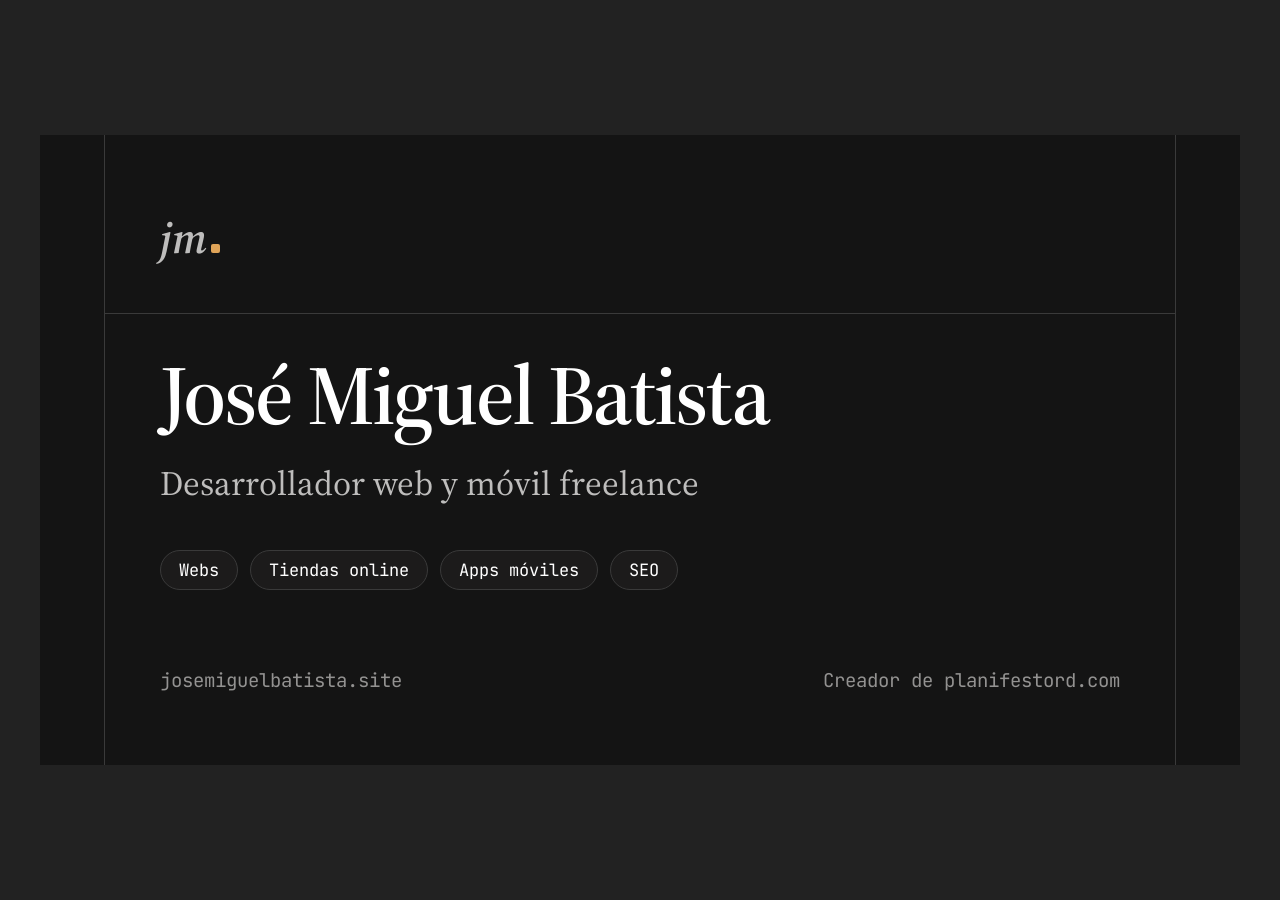
<file: assets/og-template.html>
<!DOCTYPE html>
<!-- Plantilla del og-image (1200×630). Para regenerarla: abre este archivo en el
     navegador, haz una captura del <div class="og"> a 1200×630 y guárdala como
     assets/og-image.png. -->
<html lang="es">
<head>
<meta charset="UTF-8">
<link rel="preconnect" href="https://fonts.googleapis.com">
<link rel="preconnect" href="https://fonts.gstatic.com" crossorigin>
<link href="https://fonts.googleapis.com/css2?family=Source+Serif+4:ital,opsz,wght@0,8..60,200..900;1,8..60,200..900&family=JetBrains+Mono:ital,wght@0,100..800&display=swap" rel="stylesheet">
<style>
  :root {
    --background: #141414;
    --foreground: #ffffff;
    --muted-foreground: #939291;
    --muted-strong: #bebdbc;
    --brand: #e0a458;
    --rule: #3a3a3a;
    --font-serif: "Source Serif 4", Georgia, serif;
    --font-mono: "JetBrains Mono", ui-monospace, monospace;
  }
  * { margin: 0; box-sizing: border-box; }
  body { background: #222; display: grid; place-items: center; min-height: 100vh; }
  .og {
    position: relative;
    width: 1200px;
    height: 630px;
    background: var(--background);
    color: var(--foreground);
    font-family: var(--font-serif);
    overflow: hidden;
  }
  .og::before, .og::after {
    content: "";
    position: absolute;
    top: 0; bottom: 0;
    width: 1px;
    background: var(--rule);
  }
  .og::before { left: 64px; }
  .og::after { right: 64px; }
  .inner { position: absolute; inset: 0; padding: 72px 120px; display: flex; flex-direction: column; }
  .mark { display: flex; align-items: baseline; gap: 4px; }
  .mark-text { font-family: var(--font-serif); font-style: italic; font-weight: 600; font-size: 44px; color: var(--muted-strong); }
  .mark-dot { width: 9px; height: 9px; border-radius: 2px; background: var(--brand); }
  .name { margin-top: 84px; font-size: 84px; font-weight: 600; letter-spacing: -.025em; line-height: 1.02; }
  .role { margin-top: 22px; font-size: 34px; color: var(--muted-strong); }
  .chips { margin-top: 44px; display: flex; gap: 12px; }
  .chip {
    font-family: var(--font-mono);
    font-size: 17px;
    color: var(--foreground);
    border: 1px solid var(--rule);
    border-radius: 999px;
    padding: 8px 18px;
    background: rgba(32, 31, 30, .7);
  }
  .foot {
    margin-top: auto;
    display: flex;
    justify-content: space-between;
    font-family: var(--font-mono);
    font-size: 19px;
    color: var(--muted-foreground);
  }
  .rule-top { position: absolute; left: 64px; right: 64px; top: 178px; height: 1px; background: var(--rule); }
</style>
</head>
<body>
  <div class="og">
    <div class="rule-top"></div>
    <div class="inner">
      <div class="mark"><span class="mark-text">jm</span><span class="mark-dot"></span></div>
      <h1 class="name">José Miguel Batista</h1>
      <p class="role">Desarrollador web y móvil freelance</p>
      <div class="chips">
        <span class="chip">Webs</span>
        <span class="chip">Tiendas online</span>
        <span class="chip">Apps móviles</span>
        <span class="chip">SEO</span>
      </div>
      <div class="foot">
        <span>josemiguelbatista.site</span>
        <span>Creador de planifestord.com</span>
      </div>
    </div>
  </div>
</body>
</html>
</file>
<file: css/styles.css>
/* ============================================================
   styles.css — sistema de diseño del portafolio
   Columna estrecha con marco, tipografía serif, acento ámbar,
   tema claro/oscuro y animaciones ligadas al scroll.
   ============================================================ */

/* ---------- Tokens ---------- */
:root {
  /* Tema claro */
  --background: #fcfaf7;
  --foreground: #121110;
  --card: #f4f2f0;
  --secondary: #ece9e6;
  --muted: #eeecea;
  --muted-foreground: #5f5d5b;
  --muted-strong: #3c3a38;
  --brand: #915c00;
  --brand-foreground: #fcfaf7;
  --border: #e1dfdd;
  --rule: #e1dfdd;
  --ring: #121110;
  --surface-muted: #f2f0ed;
  --grid-color: rgba(18, 17, 16, .03);
  --shadow-dock: 0 8px 24px -10px rgba(0, 0, 0, .18);

  --radius: .75rem;

  --font-serif: "Source Serif 4", Georgia, "Times New Roman", serif;
  --font-mono: "JetBrains Mono", ui-monospace, SFMono-Regular, Menlo, monospace;

  /* Marco de página */
  --frame-measure: 46rem;
  --frame-gutter: 0rem;
  --frame-pad: 1rem;
  --frame-border: 0px;
  --frame-bleed: calc(var(--frame-pad) + var(--frame-gutter) + var(--frame-border));
  --dock-space: 7.5rem;
}

@media (min-width: 768px) {
  :root {
    --frame-gutter: 1.5rem;
    --frame-pad: 1.5rem;
    --frame-border: 1px;
  }
}

html.dark {
  --background: #141414;
  --foreground: #ffffff;
  --card: #222222;
  --secondary: #201f1e;
  --muted: #201f1e;
  --muted-foreground: #939291;
  --muted-strong: #bebdbc;
  --brand: #e0a458;
  --brand-foreground: #0a0908;
  --border: #3a3a3a;
  --rule: #3a3a3a;
  --ring: #e5e4e3;
  --surface-muted: #171615;
  --grid-color: rgba(255, 255, 255, .02);
  --shadow-dock: 0 8px 24px -10px rgba(0, 0, 0, .6);
}

/* ---------- Base ---------- */
*, *::before, *::after { box-sizing: border-box; }

html { scroll-behavior: smooth; }

body {
  margin: 0;
  background-color: var(--background);
  color: var(--foreground);
  font-family: var(--font-serif);
  line-height: 1.625;
  -webkit-font-smoothing: antialiased;
  -moz-osx-font-smoothing: grayscale;
  padding-bottom: calc(var(--dock-space) + env(safe-area-inset-bottom));
  overflow-x: clip;
}

img { max-width: 100%; height: auto; display: block; }

a { color: inherit; }

h1, h2, h3, p, ul, ol, figure { margin: 0; }

button {
  font: inherit;
  color: inherit;
  background: none;
  border: 0;
  padding: 0;
  cursor: pointer;
}

:focus-visible {
  outline: 2px solid var(--ring);
  outline-offset: 2px;
  border-radius: 2px;
}

::selection { background: color-mix(in oklab, var(--brand) 30%, transparent); }

.skip-link {
  position: absolute;
  left: 1rem;
  top: 1rem;
  z-index: 100;
  translate: 0 -5rem;
  transition: translate .2s ease;
}
.skip-link:focus { translate: 0 0; }

.muted { color: var(--muted-foreground); }

/* ---------- Marco de página ---------- */
.page-frame-outer { padding-inline: var(--frame-gutter); }

.page-frame {
  padding-inline: var(--frame-pad);
  border-inline: var(--frame-border) solid var(--rule);
  min-height: 100vh;
}

.page-frame-flush { padding-inline: calc(var(--frame-pad) + var(--frame-border)); }

.frame-column {
  width: 100%;
  max-inline-size: var(--frame-measure);
  margin-inline: auto;
}

/* Regla horizontal que sangra hasta los bordes del marco */
.rule-bleed {
  border-block-start: 1px solid var(--rule);
  margin-inline: calc(-1 * var(--frame-bleed));
}

/* ---------- Tipografía ---------- */
.type-display {
  font-size: 2.125rem;
  line-height: 1.05;
  font-weight: 600;
  letter-spacing: -.025em;
}
@media (min-width: 768px) {
  .type-display { font-size: 3rem; }
}

.type-label {
  font-family: var(--font-mono);
  font-size: 11px;
  font-weight: 400;
  letter-spacing: .2em;
  text-transform: uppercase;
  line-height: 1.4;
}

.type-item-title {
  font-size: 19px;
  line-height: 1.375;
  font-weight: 500;
  letter-spacing: -.025em;
}

.type-meta {
  font-family: var(--font-mono);
  font-size: .75rem;
  line-height: 1.4;
  font-variant-numeric: tabular-nums;
}

.prose-reading {
  font-family: var(--font-serif);
  font-size: 18px;
  line-height: 1.68;
}
.prose-reading p {
  margin-bottom: 1rem;
  color: color-mix(in oklab, var(--foreground) 90%, transparent);
}
.prose-reading p:last-child { margin-bottom: 0; }
@media (min-width: 768px) {
  .prose-reading { font-size: 19px; line-height: 1.75; }
}

/* ---------- Botones ---------- */
.btn {
  display: inline-flex;
  align-items: center;
  justify-content: center;
  gap: .5rem;
  border: 1px solid var(--border);
  border-radius: calc(var(--radius) - .5rem);
  padding: .375rem .625rem;
  font-family: var(--font-mono);
  font-size: .8125rem;
  line-height: 1.4;
  text-decoration: none;
  transition: all .3s ease;
}
.btn:active { scale: .95; }

.btn-primary {
  border-color: var(--foreground);
  background-color: var(--foreground);
  color: var(--background);
}
.btn-primary:hover { background-color: color-mix(in oklab, var(--foreground) 90%, transparent); }

.btn-outline { background: transparent; color: var(--foreground); }
.btn-outline:hover {
  border-color: color-mix(in oklab, var(--foreground) 30%, transparent);
  background-color: color-mix(in oklab, var(--foreground) 5%, transparent);
}

.btn-accent {
  background: transparent;
  color: var(--foreground);
  border-color: color-mix(in oklab, var(--brand) 55%, transparent);
}
.btn-accent:hover {
  border-color: var(--brand);
  background-color: color-mix(in oklab, var(--brand) 10%, transparent);
}

/* ---------- Chips ---------- */
.chip-row {
  display: flex;
  flex-wrap: wrap;
  align-items: center;
  gap: .375rem;
  margin-top: .625rem;
}
.chip-row-tight { margin-top: 1rem; }

.chip {
  display: inline-flex;
  align-items: center;
  gap: .375rem;
  border: 1px solid var(--border);
  border-radius: 9999px;
  background-color: color-mix(in oklab, var(--secondary) 70%, transparent);
  padding: .25rem .625rem;
  font-family: var(--font-mono);
  font-size: 11px;
  letter-spacing: .025em;
  color: var(--foreground);
  white-space: nowrap;
}

.chip-soft {
  border-color: color-mix(in oklab, var(--border) 40%, transparent);
  background-color: color-mix(in oklab, var(--secondary) 25%, transparent);
  padding: .125rem .5rem;
  color: var(--muted-foreground);
}

/* ---------- Marca de la esquina ---------- */
.corner-mark {
  position: absolute;
  top: 2rem;
  left: var(--frame-pad);
  z-index: 40;
  display: none;
  align-items: center;
  gap: .75rem;
  text-decoration: none;
}
@media (min-width: 1024px) {
  .corner-mark { display: flex; }
}

.logo-mark {
  width: 46px;
  height: 30px;
  flex-shrink: 0;
  color: color-mix(in oklab, var(--foreground) 70%, transparent);
  transition: color .3s ease;
}
.corner-mark:hover .logo-mark { color: var(--foreground); }

.logo-text {
  font-family: var(--font-serif);
  font-size: 26px;
  font-weight: 600;
  font-style: italic;
  fill: currentColor;
}

.logo-dot {
  fill: var(--brand);
  transition: translate .32s cubic-bezier(.16, 1, .3, 1);
}
.corner-mark:hover .logo-dot { translate: 0 -2px; }

/* ---------- Hero ---------- */
.hero { padding-block: 4rem 3.5rem; }
@media (min-width: 768px) {
  .hero { padding-block: 5rem 4rem; }
}

.hero-grid { display: flex; flex-direction: column; gap: 2rem; }
@media (min-width: 768px) {
  .hero-grid { flex-direction: row; align-items: flex-start; gap: 2.5rem; }
}

.hero-main { min-width: 0; flex: 1; }

.hero-role {
  margin-top: 1rem;
  font-size: 19px;
  line-height: 1.625;
  color: var(--muted-strong);
}
@media (min-width: 768px) {
  .hero-role { font-size: 21px; }
}

.hero-intro { margin-top: 1.25rem; }

.hero-actions {
  margin-top: 1rem;
  display: flex;
  flex-wrap: wrap;
  align-items: center;
  gap: .5rem;
}
.hero-actions .btn { font-size: .75rem; }

.hero-aside {
  flex-shrink: 0;
  display: flex;
  flex-direction: column;
  gap: 1.25rem;
  border-top: 1px solid var(--border);
  padding-top: 1.5rem;
}
@media (min-width: 768px) {
  .hero-aside {
    width: 15rem;
    border-top: 0;
    border-left: 1px solid var(--border);
    padding-top: .25rem;
    padding-left: 1.5rem;
  }
}

.hero-work { display: flex; align-items: flex-start; gap: .625rem; }

.hero-work-dot {
  margin-top: .375rem;
  width: 6px;
  height: 6px;
  flex-shrink: 0;
  border-radius: 9999px;
  background: var(--brand);
  box-shadow: 0 0 0 4px color-mix(in oklab, var(--brand) 15%, transparent);
}

.hero-work-body { width: fit-content; }

.hero-work-link {
  display: block;
  font-family: var(--font-mono);
  font-size: .75rem;
  line-height: 1.6;
  color: var(--foreground);
  text-decoration: underline;
  text-decoration-color: var(--border);
  text-underline-offset: 4px;
  transition: color .3s, text-decoration-color .3s;
}
.hero-work:hover .hero-work-link { color: var(--brand); text-decoration-color: var(--brand); }

.hero-brace-wrap { margin-top: .5rem; }

.hero-brace {
  height: 6px;
  border-radius: 0 0 5px 5px;
  border: 1px solid color-mix(in oklab, var(--brand) 50%, transparent);
  border-top: 0;
  transform-origin: 50%;
  animation: draw-rule .52s cubic-bezier(.16, 1, .3, 1) .62s both;
  transition: border-color .3s;
}
.hero-brace-stem {
  margin-inline: auto;
  height: 6px;
  width: 1px;
  background: color-mix(in oklab, var(--brand) 50%, transparent);
  transform-origin: top;
  animation: fill-rail .24s cubic-bezier(.16, 1, .3, 1) 1.1s both;
  transition: background-color .3s;
}
.hero-work:hover .hero-brace { border-color: var(--brand); }
.hero-work:hover .hero-brace-stem { background: var(--brand); }

.hero-note {
  margin-top: .25rem;
  text-align: center;
  font-family: var(--font-serif);
  font-style: italic;
  font-size: 13.5px;
  line-height: 1.375;
  color: var(--muted-strong);
  animation: note-in .56s cubic-bezier(.16, 1, .3, 1) 1.28s both;
}

.hero-location {
  margin-top: .375rem;
  display: flex;
  align-items: center;
  gap: .375rem;
  font-family: var(--font-mono);
  font-size: .75rem;
  line-height: 1.6;
  color: var(--foreground);
}
.hero-location svg {
  width: 14px;
  height: 14px;
  flex-shrink: 0;
  color: var(--muted-foreground);
}

.hero-block { margin-top: 2rem; }

/* ---------- Secciones ---------- */
.section { scroll-margin-top: 3rem; }

.section-inner { padding-block: 2.5rem 3.5rem; }
@media (min-width: 768px) {
  .section-inner { padding-block: 3rem 3.5rem; }
}

.section-body { margin-top: 1.5rem; }

/* ---------- Tarjetas ---------- */
.card {
  border: 1px solid var(--border);
  border-radius: calc(var(--radius) + .25rem);
  background-color: var(--card);
}

.card-head {
  padding: .75rem 1rem;
  display: flex;
  flex-wrap: wrap;
  align-items: baseline;
  justify-content: space-between;
  column-gap: 1.5rem;
  row-gap: .5rem;
}

.card-panel {
  margin: 0 .375rem .375rem;
  border: 1px solid var(--border);
  border-radius: var(--radius);
  background-color: var(--background);
  padding: 1rem;
}

.card-pad { padding: 1rem; }

.card-text {
  font-size: .875rem;
  line-height: 1.625;
  color: var(--muted-foreground);
}
.card-pad .card-text { margin-top: .75rem; }

.card-grid {
  display: grid;
  grid-template-columns: 1fr;
  gap: 1rem;
}
@media (min-width: 640px) {
  .card-grid { grid-template-columns: 1fr 1fr; }
}

.card-links {
  display: flex;
  align-items: center;
  gap: 1rem;
  font-family: var(--font-mono);
  font-size: .75rem;
}
.card-links a {
  color: var(--muted-foreground);
  text-decoration: none;
  transition: color .3s;
}
.card-links a:hover { color: var(--brand); }

.project-name { text-decoration: none; transition: color .3s; }
.project-name:hover { color: var(--brand); }

.project-list { display: flex; flex-direction: column; gap: 1rem; }

.card-shot {
  margin-top: .875rem;
  border: 1px solid var(--border);
  border-radius: calc(var(--radius) - .25rem);
  overflow: hidden;
}

.meta-link {
  font-family: var(--font-mono);
  font-size: .75rem;
  color: var(--muted-foreground);
  text-decoration: underline;
  text-decoration-color: color-mix(in oklab, var(--border) 60%, transparent);
  text-underline-offset: 4px;
  transition: color .3s, text-decoration-color .3s;
}
.meta-link:hover { color: var(--brand); text-decoration-color: var(--brand); }

/* Capturas de la app en fila */
.app-shots {
  margin-top: .875rem;
  display: grid;
  grid-template-columns: repeat(3, 1fr);
  gap: .75rem;
}
.app-shot img {
  border: 1px solid var(--border);
  border-radius: calc(var(--radius) - .25rem);
}
.app-shot figcaption {
  margin-top: .5rem;
  font-family: var(--font-mono);
  font-size: 10.5px;
  color: var(--muted-foreground);
  text-align: center;
}

/* ---------- Sobre mí ---------- */
.about-flow { display: flow-root; }

.about-photo {
  float: right;
  margin: 0 0 1rem 1.5rem;
  width: 8rem;
  height: 8rem;
  border-radius: 9999px;
  overflow: hidden;
  border: 1px solid color-mix(in oklab, var(--border) 40%, transparent);
}
@media (min-width: 768px) {
  .about-photo { width: 10rem; height: 10rem; margin: 0 0 1.5rem 2rem; }
}
.about-photo img {
  width: 100%;
  height: 100%;
  object-fit: cover;
  object-position: top;
  transition: all .7s;
}

.about-aside { font-weight: 300; font-style: italic; color: var(--muted-foreground) !important; }

.about-focus {
  clear: both;
  margin-top: 1.5rem;
  padding-top: 1.5rem;
  border-top: 1px solid var(--border);
}

/* ---------- Timeline ---------- */
.timeline {
  list-style: none;
  padding: 0 0 0 1.5rem;
  margin-left: .25rem;
  position: relative;
  border-left: 1px solid var(--border);
  display: flex;
  flex-direction: column;
  gap: 2.5rem;
}

.tl-item { position: relative; }

.tl-dot {
  position: absolute;
  top: .5rem;
  left: -28.5px;
  width: 8px;
  height: 8px;
  border-radius: 9999px;
  border: 1px solid var(--border);
  background: var(--background);
}
.tl-dot-current {
  border-color: var(--brand);
  background: var(--brand);
  box-shadow: 0 0 0 4px color-mix(in oklab, var(--brand) 15%, transparent);
}

.tl-title { margin-top: .25rem; }
.tl-org { font-size: 1rem; font-weight: 400; color: var(--muted-foreground); }
.tl-org a {
  text-decoration: underline;
  text-decoration-color: var(--border);
  text-underline-offset: 4px;
  transition: color .3s, text-decoration-color .3s;
}
.tl-org a:hover { color: var(--brand); text-decoration-color: var(--brand); }

.tl-bullets {
  margin: .75rem 0 0;
  padding-left: 1rem;
  list-style: disc;
  display: flex;
  flex-direction: column;
  gap: .5rem;
  font-size: .875rem;
  line-height: 1.625;
  color: var(--muted-foreground);
}
.tl-bullets li::marker { color: var(--border); }

.tl-text {
  margin-top: .75rem;
  font-size: .875rem;
  line-height: 1.625;
  color: var(--muted-foreground);
}

/* ---------- Pestañas ---------- */
.tabs {
  display: flex;
  gap: 1.5rem;
  border-bottom: 1px solid var(--rule);
  margin-bottom: 1.5rem;
}

.tab {
  position: relative;
  padding: .375rem 0 .625rem;
  font-family: var(--font-mono);
  font-size: .8125rem;
  color: var(--muted-foreground);
  transition: color .2s;
}
.tab:hover { color: var(--foreground); }
.tab.is-active { color: var(--foreground); }
.tab.is-active::after {
  content: "";
  position: absolute;
  left: 0;
  right: 0;
  bottom: -1px;
  height: 2px;
  background: var(--foreground);
  box-shadow: 0 0 10px color-mix(in oklab, var(--foreground) 35%, transparent);
}

/* ---------- Aviso de disponibilidad ---------- */
.notice-card { text-align: center; margin-top: .5rem; }

.notice-panel { margin: .375rem .375rem 0; padding: 2rem 1.5rem; }

.notice-text {
  margin: .75rem auto 0;
  max-width: 28rem;
  font-family: var(--font-serif);
  font-style: italic;
  font-size: 17px;
  line-height: 1.625;
  color: var(--muted-foreground);
}

.notice-foot { justify-content: center; }

/* ---------- Contacto ---------- */
.contact-form { display: flex; flex-direction: column; gap: 1.5rem; }

.form-grid {
  display: grid;
  grid-template-columns: 1fr;
  gap: 1rem;
}
@media (min-width: 768px) {
  .form-grid { grid-template-columns: 1fr 1fr; }
}

.form-field { display: flex; flex-direction: column; gap: .5rem; }

.form-field label {
  font-size: .75rem;
  font-weight: 500;
  font-family: var(--font-mono);
  color: var(--muted-foreground);
}

.form-field input,
.form-field textarea {
  width: 100%;
  padding: .625rem 1rem;
  background: color-mix(in oklab, var(--secondary) 30%, transparent);
  border: 1px solid var(--border);
  border-radius: calc(var(--radius) - .25rem);
  font-family: var(--font-serif);
  font-size: .9375rem;
  color: var(--foreground);
  transition: border-color .2s, box-shadow .2s;
}
.form-field textarea { padding: .75rem 1rem; resize: vertical; }
.form-field input:focus,
.form-field textarea:focus {
  outline: none;
  border-color: color-mix(in oklab, var(--brand) 60%, transparent);
  box-shadow: 0 0 0 3px color-mix(in oklab, var(--brand) 12%, transparent);
}
.form-field ::placeholder { color: color-mix(in oklab, var(--muted-foreground) 65%, transparent); }

.form-foot {
  display: flex;
  align-items: center;
  justify-content: space-between;
  gap: 1rem;
}

.find-me { margin-top: 3rem; }

.contact-list { display: flex; flex-direction: column; margin-top: .625rem; }

.contact-row {
  display: flex;
  align-items: center;
  justify-content: space-between;
  gap: 1.5rem;
  padding-block: .875rem;
  border-bottom: 1px solid var(--border);
  text-decoration: none;
  transition: color .3s;
}
.contact-row:last-child { border-bottom: 0; }

.contact-row-main { min-width: 0; }

.contact-row-name {
  display: block;
  font-family: var(--font-mono);
  font-size: 15px;
  text-transform: lowercase;
  color: var(--foreground);
  transition: color .3s;
}
.contact-row:hover .contact-row-name { color: var(--brand); }

.contact-row-desc {
  display: block;
  margin-top: .125rem;
  font-size: .75rem;
  line-height: 1.6;
  color: var(--muted-foreground);
}

.contact-row-value {
  flex-shrink: 0;
  font-family: var(--font-mono);
  font-size: .75rem;
  color: var(--muted-foreground);
  transition: color .3s;
  overflow-wrap: anywhere;
  text-align: right;
}
.contact-row:hover .contact-row-value { color: color-mix(in oklab, var(--brand) 70%, transparent); }

/* ---------- Footer ---------- */
.site-footer {
  border-top: 1px solid var(--rule);
  font-family: var(--font-mono);
  font-size: .75rem;
  color: var(--muted-foreground);
}

.footer-inner {
  display: flex;
  flex-wrap: wrap;
  align-items: center;
  justify-content: space-between;
  column-gap: 2rem;
  row-gap: 1.5rem;
  padding: 2rem 0 1.5rem;
}

.footer-id { display: flex; align-items: center; gap: .75rem; }

.footer-photo {
  width: 2rem;
  height: 2rem;
  flex-shrink: 0;
  border-radius: .25rem;
  object-fit: cover;
  opacity: .7;
  filter: grayscale(1);
  transition: all .5s;
}
.footer-photo:hover { opacity: 1; filter: grayscale(0); }

.footer-name { color: color-mix(in oklab, var(--foreground) 80%, transparent); }
.footer-id p { margin: 0; line-height: 1.5; }

.footer-links { display: flex; align-items: center; gap: 1.25rem; }
.footer-links a {
  text-decoration: none;
  text-underline-offset: 4px;
  transition: color .3s;
}
.footer-links a:hover { color: var(--foreground); text-decoration: underline; }

.footer-controls { display: flex; align-items: center; gap: .75rem; }

.theme-toggle {
  display: inline-flex;
  align-items: center;
  justify-content: center;
  width: 1.75rem;
  height: 1.75rem;
  border-radius: .375rem;
  color: var(--muted-foreground);
  transition: color .3s, background-color .3s;
}
.theme-toggle:hover { color: var(--foreground); background: color-mix(in oklab, var(--muted) 60%, transparent); }
.theme-toggle svg { width: 16px; height: 16px; }
.theme-toggle .icon-moon { display: none; }
html.dark .theme-toggle .icon-sun { display: none; }
html.dark .theme-toggle .icon-moon { display: block; }

.footer-sep, .footer-slash { user-select: none; color: var(--border); }

.lang-toggle { display: flex; align-items: center; gap: .375rem; font-family: var(--font-mono); }
.lang-btn { color: var(--muted-foreground); transition: color .3s; }
.lang-btn:hover { color: var(--foreground); }
.lang-btn[aria-pressed="true"] { color: var(--foreground); cursor: default; }

/* ---------- Dock de navegación ---------- */
.dock {
  position: fixed;
  bottom: 1.5rem;
  left: 50%;
  translate: -50% 0;
  z-index: 50;
  width: max-content;
}

.dock-inner {
  display: flex;
  align-items: center;
  gap: .375rem;
  border: 1px solid color-mix(in oklab, var(--border) 80%, transparent);
  border-radius: 1rem;
  background: var(--background);
  padding: .5rem;
  box-shadow: var(--shadow-dock);
}

.dock-item {
  position: relative;
  display: flex;
  flex-direction: column;
  align-items: center;
  justify-content: center;
  gap: .25rem;
  border-radius: .75rem;
  padding: .625rem .875rem;
  color: var(--muted-foreground);
  text-decoration: none;
  transition: color .2s;
}
@media (min-width: 640px) {
  .dock-item { padding: .625rem 1.25rem; }
}
.dock-item:hover { color: var(--foreground); }
.dock-item.is-active { color: var(--foreground); }

.dock-pill {
  position: absolute;
  inset: 0;
  border-radius: .75rem;
  background: color-mix(in oklab, var(--secondary) 85%, transparent);
  border: 1px solid color-mix(in oklab, var(--border) 50%, transparent);
  opacity: 0;
  transition: opacity .2s;
}
.dock-item.is-active .dock-pill { opacity: 1; }

.dock-icon {
  position: relative;
  z-index: 10;
  transition: transform .15s;
}
.dock-item:hover .dock-icon { transform: scale(1.1); }
.dock-icon svg { width: 20px; height: 20px; display: block; }

.dock-text {
  position: relative;
  z-index: 10;
  font-family: var(--font-mono);
  font-size: 11px;
  line-height: 1;
}

/* ---------- Animaciones ---------- */
@keyframes draw-rule { from { transform: scaleX(0); } to { transform: scaleX(1); } }
@keyframes fill-rail { from { transform: scaleY(0); } to { transform: scaleY(1); } }
@keyframes note-in { from { opacity: 0; translate: 0 .3rem; } to { opacity: 1; translate: 0 0; } }
@keyframes blur-rise {
  from { opacity: 0; filter: blur(12px); translate: 0 1.5rem; scale: .99; }
  to { opacity: 1; filter: blur(0); translate: 0 0; scale: 1; }
}
@keyframes blur-away {
  to { opacity: .3; filter: blur(8px); translate: 0 -1rem; scale: .985; }
}
@keyframes blur-focus-label {
  from { opacity: 0; filter: blur(8px); letter-spacing: .45em; }
  to { opacity: 1; filter: blur(0); letter-spacing: .2em; }
}

/* Animaciones ligadas al scroll: solo si el navegador las soporta Y el JS
   confirmó ese soporte añadiendo html.sda. Si algo falla, main.js quita la
   clase y todo el contenido queda visible (red de seguridad). */
@supports (animation-timeline: view()) {
  html.sda .scroll-blur-in {
    animation: blur-rise cubic-bezier(.16, 1, .3, 1) both;
    animation-timeline: view();
    animation-range: cover 0% cover 35%;
  }
  html.sda .scroll-blur-out {
    animation: blur-away linear both;
    animation-timeline: view();
    animation-range: exit 0% exit 85%;
  }
  html.sda .scroll-blur-label {
    animation: blur-focus-label cubic-bezier(.16, 1, .3, 1) both;
    animation-timeline: view();
    animation-range: cover 0% cover 30%;
  }
  html.sda .scroll-stagger > * {
    animation: blur-rise cubic-bezier(.16, 1, .3, 1) both;
    animation-timeline: view();
    animation-range: cover 0% cover 32%;
  }
  html.sda .scroll-stagger > :nth-child(2n) { animation-range: cover 8% cover 42%; }
  html.sda .rule-bleed {
    transform-origin: 50%;
    animation: draw-rule linear both;
    animation-timeline: view();
    animation-range: cover 15% cover 40%;
  }
  html.sda .section:first-of-type .rule-bleed { animation: none; }
  html.sda .timeline-spine::before {
    content: "";
    position: absolute;
    inset-block: 0;
    inset-inline-start: -1px;
    inline-size: 1px;
    background: var(--muted-foreground);
    transform-origin: top;
    pointer-events: none;
    animation: fill-rail linear both;
    animation-timeline: view();
    animation-range: cover 15% cover 70%;
  }
}

@media (prefers-reduced-motion: reduce) {
  html { scroll-behavior: auto; }
  *, *::before, *::after {
    animation-duration: .01ms !important;
    animation-delay: 0ms !important;
    transition-duration: .01ms !important;
  }
  .scroll-blur-in, .scroll-blur-out, .scroll-blur-label, .scroll-stagger > *, .rule-bleed { animation: none !important; }
}
</file>
